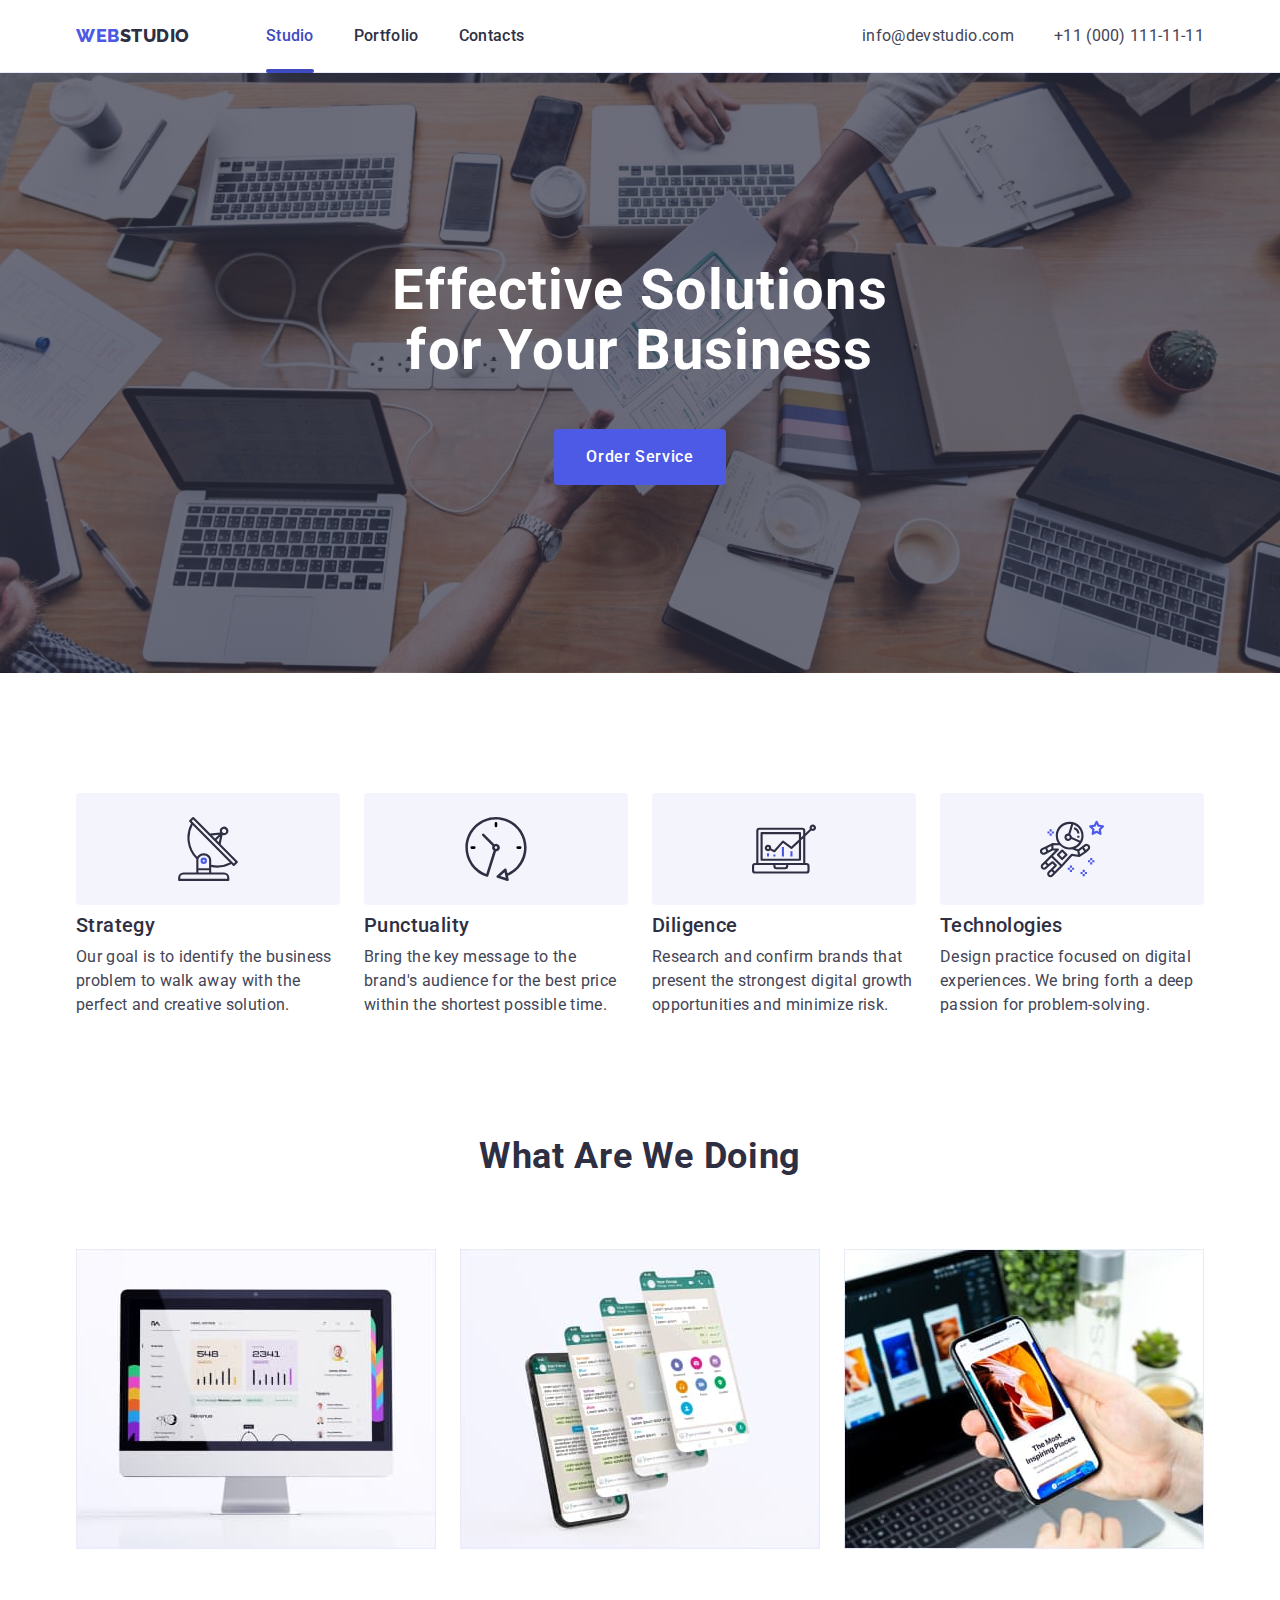
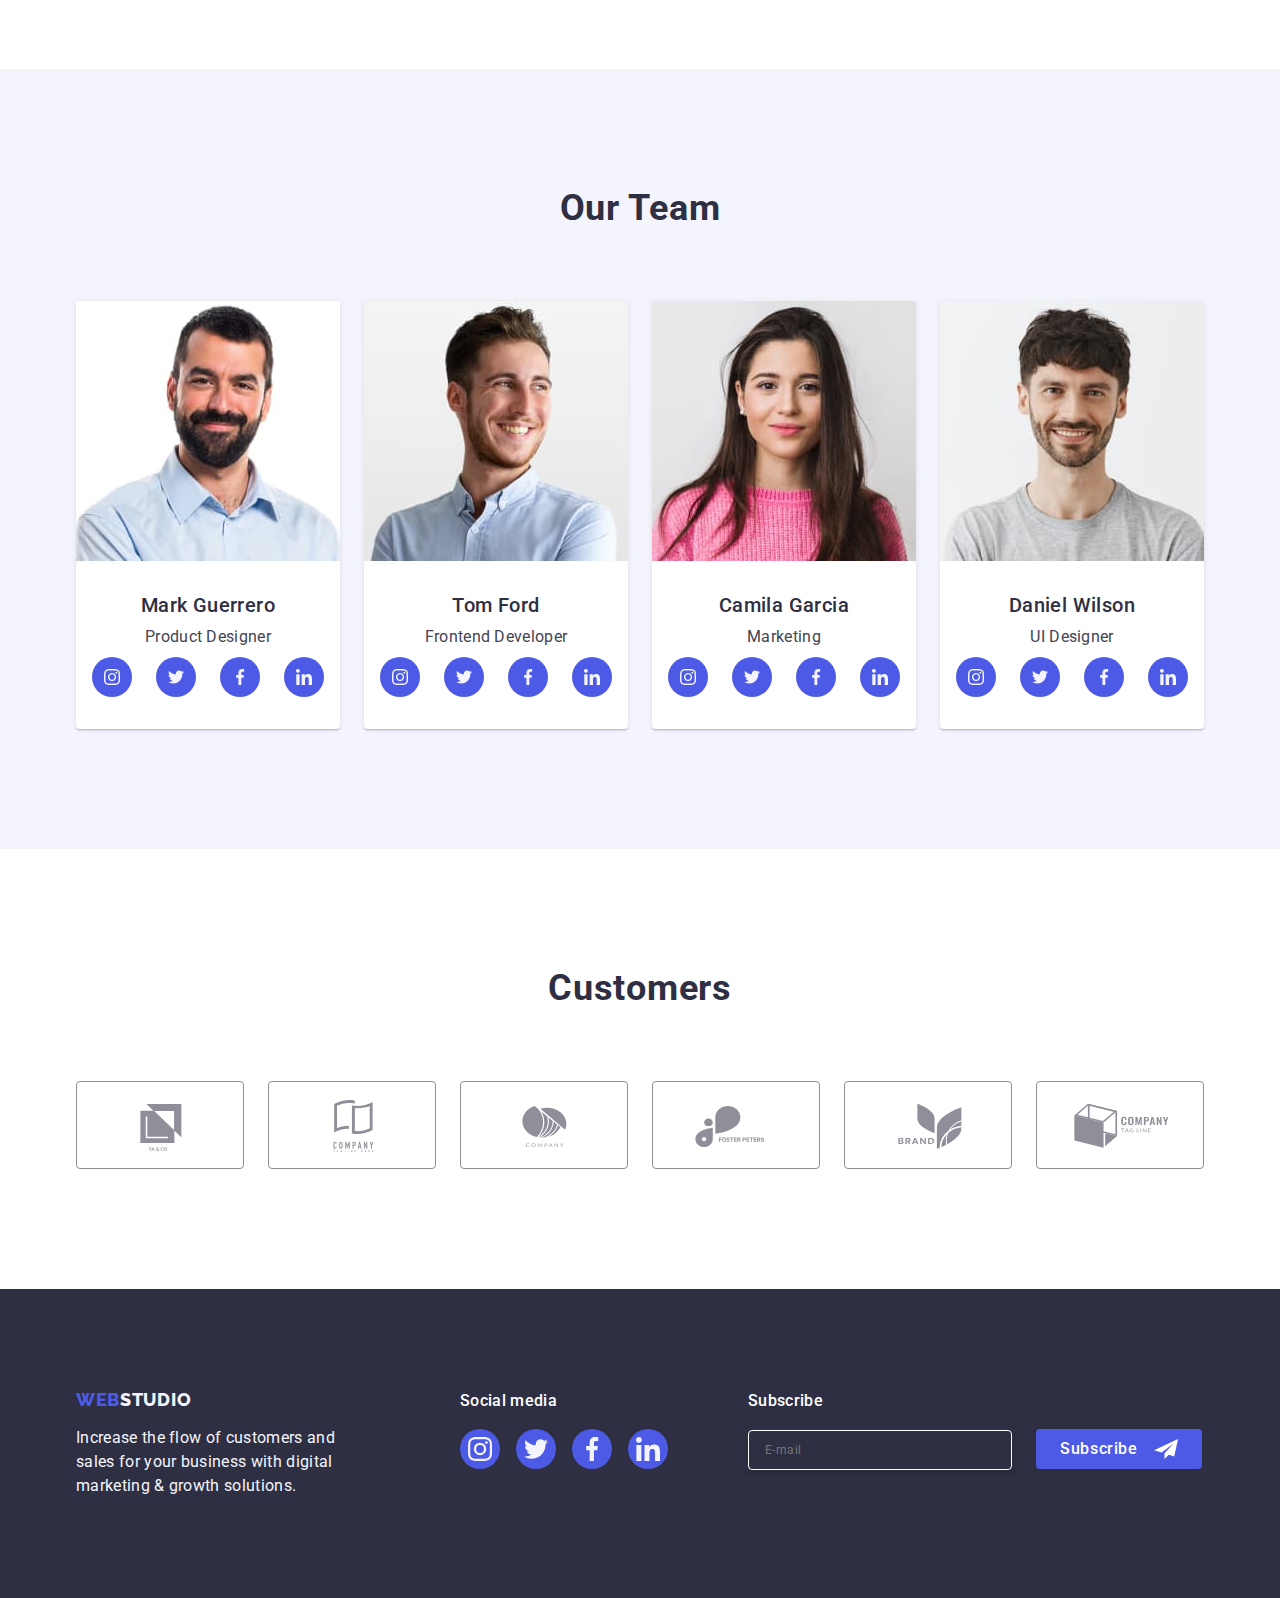
<file: index.html>
<!DOCTYPE html>
<html lang="en">
  <head>
    <meta charset="UTF-8" />
    <meta http-equiv="X-UA-Compatible" content="IE=edge" />
    <meta name="viewport" content="width=device-width, initial-scale=1.0" />
    <link rel="preconnect" href="https://fonts.googleapis.com" />
    <link rel="preconnect" href="https://fonts.gstatic.com" crossorigin />
    <link
      href="https://fonts.googleapis.com/css2?family=Raleway:wght@800&family=Roboto:wght@400;500;700;900&display=swap"
      rel="stylesheet"
    />
    <link
      href="https://cdnjs.cloudflare.com/ajax/libs/modern-normalize/2.0.0/modern-normalize.min.css"
      rel="stylesheet"
    />
    <link rel="stylesheet" href="./css/styles.css" />
    <title>Webstudio</title>
  </head>
  <body>
    <header class="header">
      <div class="container container-header">
        <nav class="navigation">
          <a
            href="./index.html"
            rel="noreferrer noopener nofollow"
            class="logo link"
            >Web<span class="logo-accent">Studio</span></a
          >
          <ul class="navigation-list list">
            <li>
              <a
                class="navigation-link link current"
                href="./index.html"
                target="_blank"
                rel="noreferrer noopener nofollow"
                >Studio</a
              >
            </li>
            <li>
              <a
                class="navigation-link link"
                href="./portfolio.html"
                target="_blank"
                rel="noreferrer noopener nofollow"
                >Portfolio</a
              >
            </li>
            <li>
              <a
                class="navigation-link link"
                href=""
                target="_blank"
                rel="noreferrer noopener nofollow"
                >Contacts</a
              >
            </li>
          </ul>
        </nav>
        <address class="contacts">
          <ul class="contact-list list">
            <li class="contact-item">
              <a class="link" href="mailto:info@devstudio.com"
                >info@devstudio.com</a
              >
            </li>
            <li class="contact-item">
              <a class="link" href="tel:+110001111111">+11 (000) 111-11-11</a>
            </li>
          </ul>
        </address>
      </div>
    </header>
    <main>
      <section class="hero section">
        <div class="container container-hero">
          <h1 class="hero-title">Effective Solutions for Your Business</h1>
          <button class="hero-button" type="button" data-modal-open>
            Order service
          </button>
        </div>
      </section>
      <section class="benefits section">
        <div class="container">
          <h2 class="visually-hidden">Our Benefits</h2>
          <ul class="section-list list">
            <li class="benefits-card">
              <div class="icon-wrapper">
                <svg class="benefits-icon" width="64" height="64">
                  <use href="./images/icons.svg#icon-antenna"></use>
                </svg>
              </div>
              <h3 class="card-title">Strategy</h3>
              <p class="card-text">
                Our goal is to identify the business problem to walk away with
                the perfect and creative solution.
              </p>
            </li>
            <li class="benefits-card">
              <div class="icon-wrapper">
                <svg class="benefits-icon" width="64" height="64">
                  <use href="./images/icons.svg#icon-clock"></use>
                </svg>
              </div>
              <h3 class="card-title">Punctuality</h3>
              <p class="card-text">
                Bring the key message to the brand's audience for the best price
                within the shortest possible time.
              </p>
            </li>
            <li class="benefits-card">
              <div class="icon-wrapper">
                <svg class="benefits-icon" width="64" height="64">
                  <use href="./images/icons.svg#icon-diagram"></use>
                </svg>
              </div>
              <h3 class="card-title">Diligence</h3>
              <p class="card-text">
                Research and confirm brands that present the strongest digital
                growth opportunities and minimize risk.
              </p>
            </li>
            <li class="benefits-card">
              <div class="icon-wrapper">
                <svg class="benefits-icon" width="64" height="64">
                  <use href="./images/icons.svg#icon-astronaut"></use>
                </svg>
              </div>
              <h3 class="card-title">Technologies</h3>
              <p class="card-text">
                Design practice focused on digital experiences. We bring forth a
                deep passion for problem-solving.
              </p>
            </li>
          </ul>
        </div>
      </section>
      <section class="service section">
        <div class="container">
          <h2 class="section-title">What are we doing</h2>
          <ul class="section-list">
            <li class="list-item">
              <img
                src="./images/desktop.jpg"
                alt="white computer display"
                width="360"
              />
            </li>
            <li class="list-item">
              <img src="./images/mobile.jpg" alt="mobile screens" width="360" />
            </li>
            <li class="list-item">
              <img
                src="./images/phone.jpg"
                alt="mobile and laptop screens"
                width="360"
              />
            </li>
          </ul>
        </div>
      </section>
      <section class="team section">
        <div class="container">
          <h2 class="section-title">Our Team</h2>
          <ul class="section-list list">
            <li class="team-card">
              <img
                src="./images/team-1.jpg"
                alt="smiling dark-haired man with a beard (photo)"
                width="264"
              />
              <div class="description-wrapper">
                <h3 class="card-title card-title-team">Mark Guerrero</h3>
                <p class="card-text">Product Designer</p>

                <ul class="social-link-list">
                  <li class="social-list-item">
                    <a class="social-link-item" href="#" aria-label="instagram">
                      <svg class="social-icon" width="16" height="16">
                        <use href="./images/icons.svg#icon-instagram"></use>
                      </svg>
                    </a>
                  </li>
                  <li class="social-list-item">
                    <a class="social-link-item" href="#" aria-label="twitter">
                      <svg class="social-icon" width="16" height="16">
                        <use href="./images/icons.svg#icon-twitter"></use>
                      </svg>
                    </a>
                  </li>
                  <li class="social-list-item">
                    <a class="social-link-item" href="#" aria-label="facebook">
                      <svg class="social-icon" width="16" height="16">
                        <use href="./images/icons.svg#icon-facebook"></use>
                      </svg>
                    </a>
                  </li>
                  <li class="social-list-item">
                    <a class="social-link-item" href="#" aria-label="linkedin">
                      <svg class="social-icon" width="16" height="16">
                        <use href="./images/icons.svg#icon-linkedin"></use>
                      </svg>
                    </a>
                  </li>
                </ul>
              </div>
            </li>
            <li class="team-card">
              <img
                src="./images/team-2.jpg"
                alt="smiling fair-haired young man with a beard (photo)"
                width="264"
              />
              <div class="description-wrapper">
                <h3 class="card-title card-title-team">Tom Ford</h3>
                <p class="card-text">Frontend Developer</p>

                <ul class="social-link-list">
                  <li class="social-list-item">
                    <a class="social-link-item" href="#" aria-label="instagram">
                      <svg class="social-icon" width="16" height="16">
                        <use href="./images/icons.svg#icon-instagram"></use>
                      </svg>
                    </a>
                  </li>
                  <li class="social-list-item">
                    <a class="social-link-item" href="#" aria-label="twitter">
                      <svg class="social-icon" width="16" height="16">
                        <use href="./images/icons.svg#icon-twitter"></use>
                      </svg>
                    </a>
                  </li>
                  <li class="social-list-item">
                    <a class="social-link-item" href="#" aria-label="facebook">
                      <svg class="social-icon" width="16" height="16">
                        <use href="./images/icons.svg#icon-facebook"></use>
                      </svg>
                    </a>
                  </li>
                  <li class="social-list-item">
                    <a class="social-link-item" href="#" aria-label="linkedin">
                      <svg class="social-icon" width="16" height="16">
                        <use href="./images/icons.svg#icon-linkedin"></use>
                      </svg>
                    </a>
                  </li>
                </ul>
              </div>
            </li>
            <li class="team-card">
              <img
                src="./images/team-3.jpg"
                alt="dark-haired young girl (photo)"
                width="264"
              />
              <div class="description-wrapper">
                <h3 class="card-title card-title-team">Camila Garcia</h3>
                <p class="card-text">Marketing</p>

                <ul class="social-link-list">
                  <li class="social-list-item">
                    <a class="social-link-item" href="#" aria-label="instagram">
                      <svg class="social-icon" width="16" height="16">
                        <use href="./images/icons.svg#icon-instagram"></use>
                      </svg>
                    </a>
                  </li>
                  <li class="social-list-item">
                    <a class="social-link-item" href="#" aria-label="twitter">
                      <svg class="social-icon" width="16" height="16">
                        <use href="./images/icons.svg#icon-twitter"></use>
                      </svg>
                    </a>
                  </li>
                  <li class="social-list-item">
                    <a class="social-link-item" href="#" aria-label="facebook">
                      <svg class="social-icon" width="16" height="16">
                        <use href="./images/icons.svg#icon-facebook"></use>
                      </svg>
                    </a>
                  </li>
                  <li class="social-list-item">
                    <a class="social-link-item" href="#" aria-label="linkedin">
                      <svg class="social-icon" width="16" height="16">
                        <use href="./images/icons.svg#icon-linkedin"></use>
                      </svg>
                    </a>
                  </li>
                </ul>
              </div>
            </li>
            <li class="team-card">
              <img
                src="./images/team-4.jpg"
                alt="smiling dark-haired man with a beard (photo)"
                width="264"
              />
              <div class="description-wrapper">
                <h3 class="card-title card-title-team">Daniel Wilson</h3>
                <p class="card-text">UI Designer</p>

                <ul class="social-link-list">
                  <li class="social-list-item">
                    <a class="social-link-item" href="#" aria-label="instagram">
                      <svg class="social-icon" width="16" height="16">
                        <use href="./images/icons.svg#icon-instagram"></use>
                      </svg>
                    </a>
                  </li>
                  <li class="social-list-item">
                    <a class="social-link-item" href="#" aria-label="twitter">
                      <svg class="social-icon" width="16" height="16">
                        <use href="./images/icons.svg#icon-twitter"></use>
                      </svg>
                    </a>
                  </li>
                  <li class="social-list-item">
                    <a class="social-link-item" href="#" aria-label="facebook">
                      <svg class="social-icon" width="16" height="16">
                        <use href="./images/icons.svg#icon-facebook"></use>
                      </svg>
                    </a>
                  </li>
                  <li class="social-list-item">
                    <a class="social-link-item" href="#" aria-label="linkedin">
                      <svg class="social-icon" width="16" height="16">
                        <use href="./images/icons.svg#icon-linkedin"></use>
                      </svg>
                    </a>
                  </li>
                </ul>
              </div>
            </li>
          </ul>
        </div>
      </section>
      <section class="clients section">
        <div class="container">
          <h2 class="section-title">Customers</h2>
          <ul class="section-list">
            <li class="client-list-item">
              <a class="client-link-item" href="#" aria-label="">
                <svg class="client-icon" width="104" height="56">
                  <use href="./images/icons.svg#icon-client-1"></use>
                </svg>
              </a>
            </li>
            <li class="client-list-item">
              <a class="client-link-item" href="#" aria-label="">
                <svg class="client-icon" width="104" height="56">
                  <use href="./images/icons.svg#icon-client-2"></use>
                </svg>
              </a>
            </li>
            <li class="client-list-item">
              <a class="client-link-item" href="#" aria-label="">
                <svg class="client-icon" width="104" height="56">
                  <use href="./images/icons.svg#icon-client-3"></use>
                </svg>
              </a>
            </li>
            <li class="client-list-item">
              <a class="client-link-item" href="#" aria-label="">
                <svg class="client-icon" width="104" height="56">
                  <use href="./images/icons.svg#icon-client-4"></use>
                </svg>
              </a>
            </li>
            <li class="client-list-item">
              <a class="client-link-item" href="#" aria-label="">
                <svg class="client-icon" width="104" height="56">
                  <use href="./images/icons.svg#icon-client-5"></use>
                </svg>
              </a>
            </li>
            <li class="client-list-item">
              <a class="client-link-item" href="#" aria-label="">
                <svg class="client-icon" width="104" height="56">
                  <use href="./images/icons.svg#icon-client-6"></use>
                </svg>
              </a>
            </li>
          </ul>
        </div>
      </section>
    </main>
    <footer class="footer">
      <div class="container container-footer">
        <div class="content-wrapper">
          <a
            href="./index.html"
            rel="noreferrer noopener nofollow"
            class="logo-footer link"
            >Web<span class="logo-invert">Studio</span></a
          >
          <p class="footer-text">
            Increase the flow of customers and sales for your business with
            digital marketing & growth solutions.
          </p>
        </div>
        <div class="socials-wrapper">
          <p class="socials-title">Social media</p>
          <ul class="social-link-list social-list-footer">
            <li class="social-list-item">
              <a class="social-link-item" href="#" aria-label="instagram">
                <svg class="social-icon" width="24" height="24">
                  <use href="./images/icons.svg#icon-instagram"></use>
                </svg>
              </a>
            </li>
            <li class="social-list-item">
              <a class="social-link-item" href="#" aria-label="twitter">
                <svg class="social-icon" width="24" height="24">
                  <use href="./images/icons.svg#icon-twitter"></use>
                </svg>
              </a>
            </li>
            <li class="social-list-item">
              <a class="social-link-item" href="#" aria-label="facebook">
                <svg class="social-icon" width="24" height="24">
                  <use href="./images/icons.svg#icon-facebook"></use>
                </svg>
              </a>
            </li>
            <li class="social-list-item">
              <a class="social-link-item" href="#" aria-label="linkedin">
                <svg class="social-icon" width="24" height="24">
                  <use href="./images/icons.svg#icon-linkedin"></use>
                </svg>
              </a>
            </li>
          </ul>
        </div>
        <div class="footer-form-wrapper">
          <p class="form-heading">Subscribe</p>
          <form class="subscribe-form">
            <label class="subscribe-label">
              <input
                class="subscribe-input"
                type="email"
                name="subscribe-mail"
                placeholder="E-mail"
              />
            </label>
            <button class="subscribe-button" type="submit">
              Subscribe
              <svg class="subscribe-button-icon" width="24" height="24">
                <use href="./images/icons.svg#icon-plane"></use>
              </svg>
            </button>
          </form>
        </div>
      </div>
    </footer>
    <div class="backdrop is-hidden" data-modal>
      <div class="modal">
        <button class="modal-button" type="button" data-modal-close>
          <svg class="modal-button-icon" width="8" height="8">
            <use href="./images/icons.svg#icon-close"></use>
          </svg>
        </button>
        <p class="modal-form-heading">
          Leave your contacts and we will call you back
        </p>
        <form>
          <div class="field-wrapper">
            <label class="form-label" for="user-name">Name</label>
            <div class="input-wrapper">
              <input
                class="form-input"
                type="text"
                name="user-name"
                id="user-name"
                autofocus
              />
              <svg class="form-icon" width="18" height="24">
                <use href="./images/icons.svg#icon-person"></use>
              </svg>
            </div>
          </div>
          <div class="field-wrapper">
            <label class="form-label" for="tel">Phone</label>
            <div class="input-wrapper">
              <input class="form-input" type="tel" name="tel" id="tel" />
              <svg class="form-icon" width="18" height="24">
                <use href="./images/icons.svg#icon-phone"></use>
              </svg>
            </div>
          </div>
          <div class="field-wrapper">
            <label class="form-label" for="mail">Email</label>
            <div class="input-wrapper">
              <input class="form-input" type="email" name="mail" id="mail" />
              <svg class="form-icon" width="18" height="24">
                <use href="./images/icons.svg#icon-email"></use>
              </svg>
            </div>
          </div>
          <div class="field-wrapper-comment">
            <label class="form-label" for="user-comment">Comment</label>
            <textarea
              class="comment-field"
              name="user-comment"
              id="user-comment"
              placeholder="Text input"
            ></textarea>
          </div>
          <div class="field-wrapper-agreement">
            <input
              class="checkbox visually-hidden"
              type="checkbox"
              name="user-privacy"
              id="user-privacy"
              value="true"
            />
            <label class="agreement" for="user-privacy">
              <span class="checkbox-span">
                <svg class="checkbox-icon" width="10" height="8">
                  <use href="./images/icons.svg#icon-checkmark"></use>
                </svg>
              </span>
              I accept the terms and conditions of the&nbsp;
              <a class="conditions-link" href=""> Privacy Policy</a>
            </label>
          </div>
          <button class="form-button" type="submit">Send</button>
        </form>
      </div>
    </div>
    <script src="./js/modal.js"></script>
  </body>
</html>
</file>
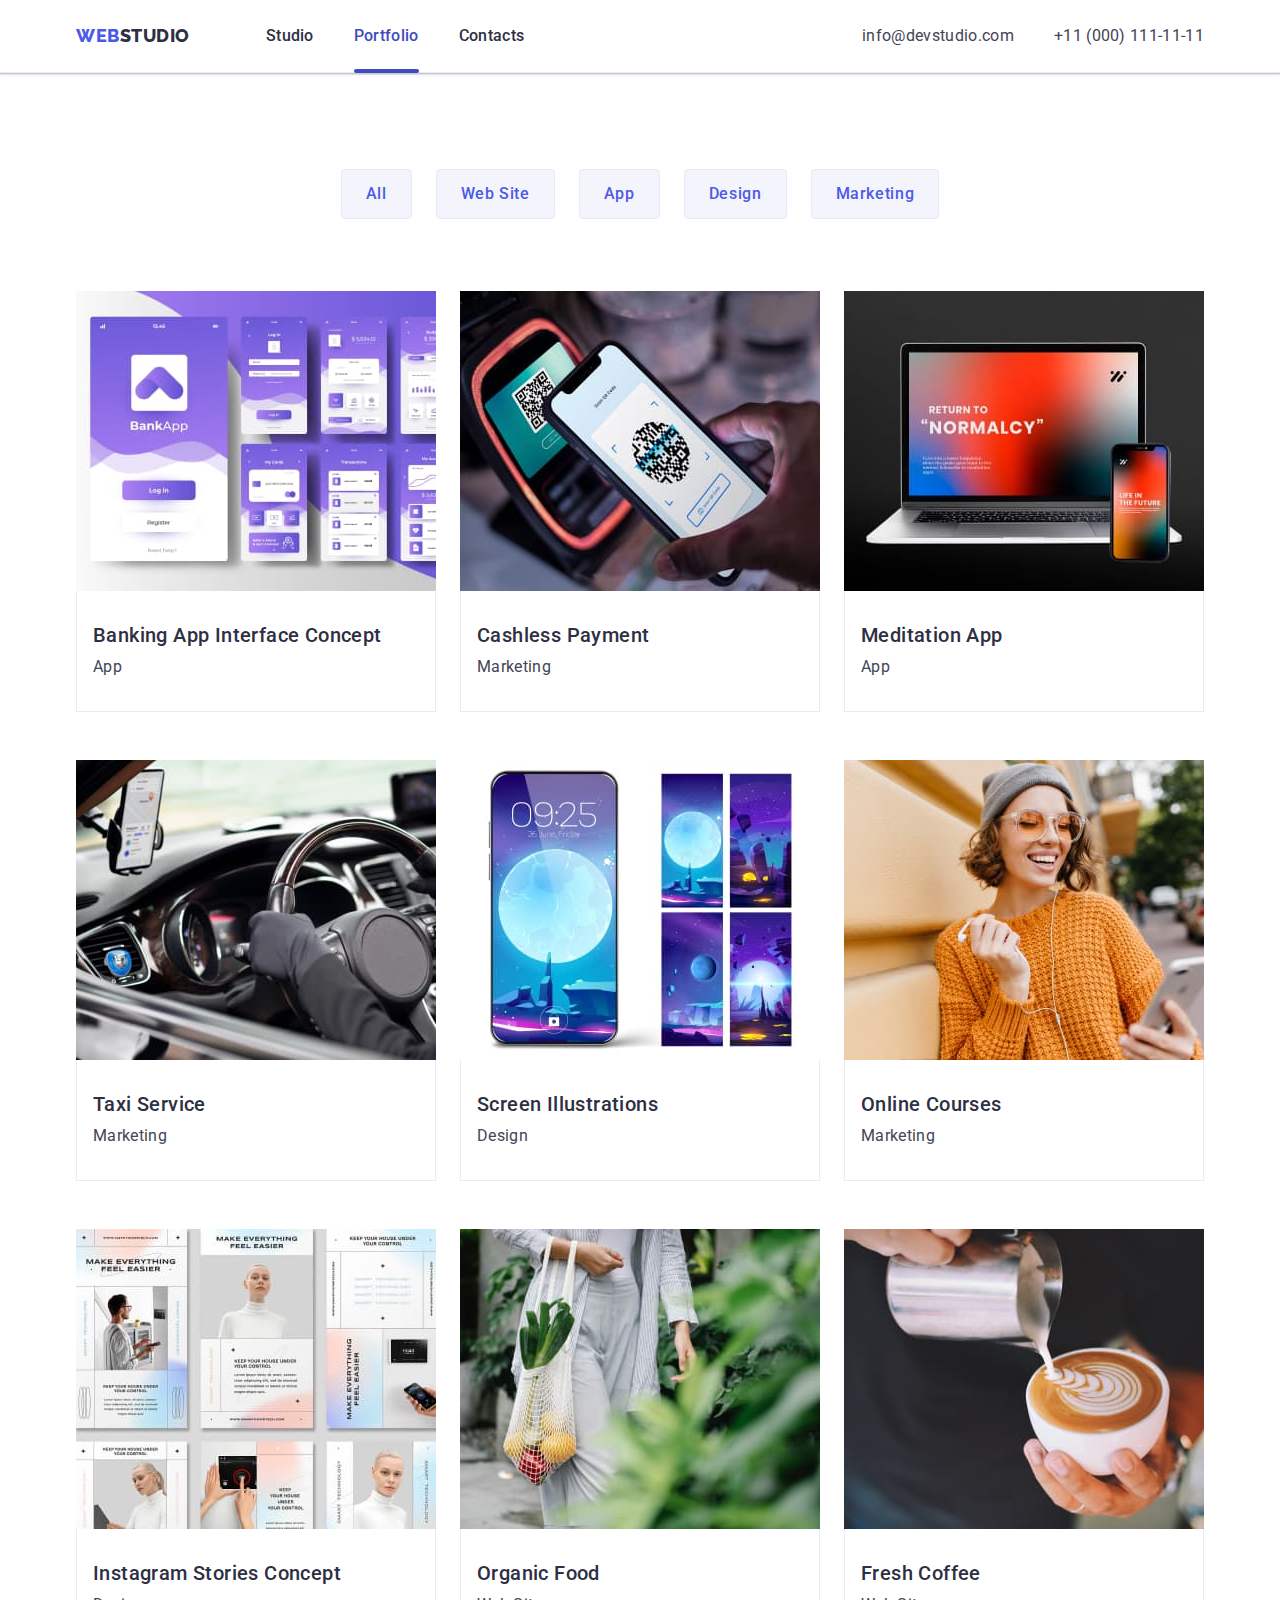
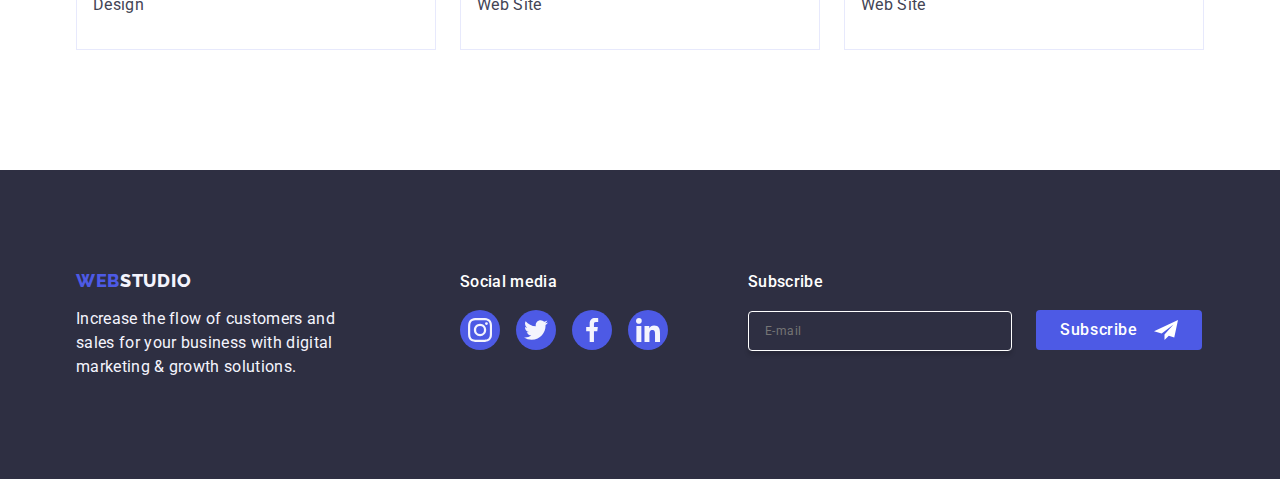
<file: portfolio.html>
<!DOCTYPE html>
<html lang="en">
  <head>
    <meta charset="UTF-8" />
    <meta name="viewport" content="width=device-width, initial-scale=1.0" />
    <link rel="preconnect" href="https://fonts.googleapis.com" />
    <link rel="preconnect" href="https://fonts.gstatic.com" crossorigin />
    <link
      href="https://fonts.googleapis.com/css2?family=Raleway:wght@800&family=Roboto:wght@400;500;700;900&display=swap"
      rel="stylesheet"
    />
    <link
      href="https://cdnjs.cloudflare.com/ajax/libs/modern-normalize/2.0.0/modern-normalize.min.css"
      rel="stylesheet"
    />
    <link rel="stylesheet" href="./css/styles.css" />
    <title>Portfolio</title>
  </head>
  <body>
    <header class="header">
      <div class="container container-header">
        <nav class="navigation">
          <a
            href="./index.html"
            rel="noreferrer noopener nofollow"
            class="logo link"
            >Web<span class="logo-accent">Studio</span></a
          >
          <ul class="navigation-list list">
            <li>
              <a
                class="navigation-link link"
                href="./index.html"
                target="_blank"
                rel="noreferrer noopener nofollow"
                >Studio</a
              >
            </li>
            <li>
              <a
                class="navigation-link link current"
                href="./portfolio.html"
                target="_blank"
                rel="noreferrer noopener nofollow"
                >Portfolio</a
              >
            </li>
            <li>
              <a
                class="navigation-link link"
                href=""
                target="_blank"
                rel="noreferrer noopener nofollow"
                >Contacts</a
              >
            </li>
          </ul>
        </nav>
        <address class="contacts">
          <ul class="contact-list list">
            <li class="contact-item">
              <a class="link" href="mailto:info@devstudio.com"
                >info@devstudio.com</a
              >
            </li>
            <li class="contact-item">
              <a class="link" href="tel:+110001111111">+11 (000) 111-11-11</a>
            </li>
          </ul>
        </address>
      </div>
    </header>
    <main>
      <section class="portfolio section">
        <div class="container">
          <h1 class="visually-hidden">Gallery</h1>
          <ul class="section-list filter-list list">
            <li><button class="filter-button" type="button">All</button></li>
            <li>
              <button class="filter-button" type="button">Web Site</button>
            </li>
            <li><button class="filter-button" type="button">App</button></li>
            <li><button class="filter-button" type="button">Design</button></li>
            <li>
              <button class="filter-button" type="button">Marketing</button>
            </li>
          </ul>
          <ul class="section-list gallery-list list">
            <li class="gallery-item">
              <a class="card-link link" href="">
                <div class="image-wrapper">
                  <img
                    src="./images/portfolio1.jpg"
                    alt="mobile app screens"
                    width="360"
                    height="300"
                  />

                  <p class="portfolio-overlay">
                    14 Stylish and User-Friendly App Design Concepts · Task
                    Manager App · Calorie Tracker App · Exotic Fruit Ecommerce
                    App · Cloud Storage App
                  </p>
                </div>
                <div class="description-wrapper-portfolio">
                  <h2 class="card-title">Banking App Interface Concept</h2>
                  <p class="card-text">App</p>
                </div>
              </a>
            </li>
            <li class="gallery-item">
              <a class="card-link link" href="">
                <div class="image-wrapper">
                  <img
                    src="./images/portfolio2.jpg"
                    alt="mobile phones"
                    width="360"
                    height="300"
                  />

                  <p class="portfolio-overlay">
                    14 Stylish and User-Friendly App Design Concepts · Task
                    Manager App · Calorie Tracker App · Exotic Fruit Ecommerce
                    App · Cloud Storage App
                  </p>
                </div>
                <div class="description-wrapper-portfolio">
                  <h2 class="card-title">Cashless Payment</h2>
                  <p class="card-text">Marketing</p>
                </div>
              </a>
            </li>
            <li class="gallery-item">
              <a class="card-link link" href="">
                <div class="image-wrapper">
                  <img
                    src="./images/portfolio3.jpg"
                    alt="laptop and mobile phone"
                    width="360"
                    height="300"
                  />

                  <p class="portfolio-overlay">
                    14 Stylish and User-Friendly App Design Concepts · Task
                    Manager App · Calorie Tracker App · Exotic Fruit Ecommerce
                    App · Cloud Storage App
                  </p>
                </div>
                <div class="description-wrapper-portfolio">
                  <h2 class="card-title">Meditation App</h2>
                  <p class="card-text">App</p>
                </div>
              </a>
            </li>
            <li class="gallery-item">
              <a class="card-link link" href="">
                <div class="image-wrapper">
                  <img
                    src="./images/portfolio4.jpg"
                    alt="a person driving a car"
                    width="360"
                    height="300"
                  />

                  <p class="portfolio-overlay">
                    14 Stylish and User-Friendly App Design Concepts · Task
                    Manager App · Calorie Tracker App · Exotic Fruit Ecommerce
                    App · Cloud Storage App
                  </p>
                </div>
                <div class="description-wrapper-portfolio">
                  <h2 class="card-title">Taxi Service</h2>
                  <p class="card-text">Marketing</p>
                </div>
              </a>
            </li>
            <li class="gallery-item">
              <a class="card-link link" href="">
                <div class="image-wrapper">
                  <img
                    src="./images/portfolio5.jpg"
                    alt="designed mobile phone screens"
                    width="360"
                    height="300"
                  />

                  <p class="portfolio-overlay">
                    14 Stylish and User-Friendly App Design Concepts · Task
                    Manager App · Calorie Tracker App · Exotic Fruit Ecommerce
                    App · Cloud Storage App
                  </p>
                </div>
                <div class="description-wrapper-portfolio">
                  <h2 class="card-title">Screen Illustrations</h2>
                  <p class="card-text">Design</p>
                </div>
              </a>
            </li>
            <li class="gallery-item">
              <a class="card-link link" href="">
                <div class="image-wrapper">
                  <img
                    src="./images/portfolio6.jpg"
                    alt="smiling girl with mobile phone and headphones"
                    width="360"
                    height="300"
                  />

                  <p class="portfolio-overlay">
                    14 Stylish and User-Friendly App Design Concepts · Task
                    Manager App · Calorie Tracker App · Exotic Fruit Ecommerce
                    App · Cloud Storage App
                  </p>
                </div>
                <div class="description-wrapper-portfolio">
                  <h2 class="card-title">Online Courses</h2>
                  <p class="card-text">Marketing</p>
                </div>
              </a>
            </li>
            <li class="gallery-item">
              <a class="card-link link" href="">
                <div class="image-wrapper">
                  <img
                    src="./images/portfolio7.jpg"
                    alt="designed screens"
                    width="360"
                    height="300"
                  />

                  <p class="portfolio-overlay">
                    14 Stylish and User-Friendly App Design Concepts · Task
                    Manager App · Calorie Tracker App · Exotic Fruit Ecommerce
                    App · Cloud Storage App
                  </p>
                </div>
                <div class="description-wrapper-portfolio">
                  <h2 class="card-title">Instagram Stories Concept</h2>
                  <p class="card-text">Design</p>
                </div>
              </a>
            </li>
            <li class="gallery-item">
              <a class="card-link link" href="">
                <div class="image-wrapper">
                  <img
                    src="./images/portfolio8.jpg"
                    alt="woman with a bag of fruit"
                    width="360"
                    height="300"
                  />

                  <p class="portfolio-overlay">
                    14 Stylish and User-Friendly App Design Concepts · Task
                    Manager App · Calorie Tracker App · Exotic Fruit Ecommerce
                    App · Cloud Storage App
                  </p>
                </div>
                <div class="description-wrapper-portfolio">
                  <h2 class="card-title">Organic Food</h2>
                  <p class="card-text">Web Site</p>
                </div>
              </a>
            </li>
            <li class="gallery-item">
              <a class="card-link link" href="">
                <div class="image-wrapper">
                  <img
                    src="./images/portfolio9.jpg"
                    alt="the man decorates the coffee"
                    width="360"
                    height="300"
                  />

                  <p class="portfolio-overlay">
                    14 Stylish and User-Friendly App Design Concepts · Task
                    Manager App · Calorie Tracker App · Exotic Fruit Ecommerce
                    App · Cloud Storage App
                  </p>
                </div>
                <div class="description-wrapper-portfolio">
                  <h2 class="card-title">Fresh Coffee</h2>
                  <p class="card-text">Web Site</p>
                </div>
              </a>
            </li>
          </ul>
        </div>
      </section>
    </main>
    <footer class="footer">
      <div class="container container-footer">
        <div class="content-wrapper">
          <a
            href="./index.html"
            rel="noreferrer noopener nofollow"
            class="logo-footer link"
            >Web<span class="logo-invert">Studio</span></a
          >
          <p class="footer-text">
            Increase the flow of customers and sales for your business with
            digital marketing & growth solutions.
          </p>
        </div>
        <div class="socials-wrapper">
          <p class="socials-title">Social media</p>
          <ul class="social-link-list social-list-footer">
            <li class="social-list-item">
              <a class="social-link-item" href="#" aria-label="instagram">
                <svg class="social-icon" width="24" height="24">
                  <use href="./images/icons.svg#icon-instagram"></use>
                </svg>
              </a>
            </li>
            <li class="social-list-item">
              <a class="social-link-item" href="#" aria-label="twitter">
                <svg class="social-icon" width="24" height="24">
                  <use href="./images/icons.svg#icon-twitter"></use>
                </svg>
              </a>
            </li>
            <li class="social-list-item">
              <a class="social-link-item" href="#" aria-label="facebook">
                <svg class="social-icon" width="24" height="24">
                  <use href="./images/icons.svg#icon-facebook"></use>
                </svg>
              </a>
            </li>
            <li class="social-list-item">
              <a class="social-link-item" href="#" aria-label="linkedin">
                <svg class="social-icon" width="24" height="24">
                  <use href="./images/icons.svg#icon-linkedin"></use>
                </svg>
              </a>
            </li>
          </ul>
        </div>
        <div class="footer-form-wrapper">
          <p class="form-heading">Subscribe</p>
          <form class="subscribe-form">
            <label class="subscribe-label">
              <input
                class="subscribe-input"
                type="email"
                name="subscribe-mail"
                placeholder="E-mail"
              />
            </label>
            <button class="subscribe-button" type="submit">
              Subscribe
              <svg class="subscribe-button-icon" width="24" height="24">
                <use href="./images/icons.svg#icon-plane"></use>
              </svg>
            </button>
          </form>
        </div>
      </div>
    </footer>
  </body>
</html>
</file>
<file: css/styles.css>
:root {
  --primary-brand: #4d5ae5;
  --hover-brand: #404bbf;
  --dark: #2e2f42;
  --semi-dark: #434455;
  --modal-form: #8e8f99;
  --light: #f4f4fd;
  --main-light: #ffffff;
  --accent: #e7e9fc;
  --font-primary: "Roboto", sans-serif;
  --font-logo: "Raleway", sans-serif;
  --text-regular: 400;
  --text-medium: 500;
  --text-bold: 700;
  --text-extrabold: 800;
  --text-black: 900;
  --title: 56px;
  --subtitle: 36px;
  --subsection-title: 20px;
  --text: 16px;
  --logo: 18px;
  --medium-text: 14px;
  --small-text: 12px;
}
body {
  background-color: var(--main-light);
  color: var(--semi-dark);
  font-family: var(--font-primary);
  font-weight: var(--text-regular);
  font-size: var(--text);
  letter-spacing: 0.03em;
  line-height: 1.5;
}
h1,
h2,
h3,
h4,
h5,
h6 {
  margin: 0;
  padding: 0;
}
p {
  margin: 0;
  padding: 0;
}
ul {
  margin: 0;
  padding: 0;
  list-style-type: none;
}
img {
  display: block;
}
a,
.link {
  text-decoration: none;
  color: var(--semi-dark);
}
.visually-hidden {
  position: absolute;
  width: 1px;
  height: 1px;
  margin: -1px;
  border: 0;
  padding: 0;
  white-space: nowrap;
  clip-path: inset(100%);
  clip: rect(0 0 0 0);
  overflow: hidden;
}
.list {
  list-style-type: none;
}
.container {
  max-width: 1158px;
  padding: 0 15px;
  margin: 0 auto;
}
.header {
  border-bottom: 1px solid var(--accent);
  box-shadow: 0px 1px 6px 0px rgba(46, 47, 66, 0.08),
    0px 1px 1px 0px rgba(46, 47, 66, 0.16),
    0px 2px 1px 0px rgba(46, 47, 66, 0.08);
}
.container-header {
  display: flex;
  justify-content: space-between;
  align-items: center;
}
.navigation {
  display: flex;
  align-items: center;
}
.logo {
  margin-right: 76px;
  color: var(--primary-brand);
  font-family: var(--font-logo);
  font-weight: var(--text-extrabold);
  font-size: var(--logo);
  letter-spacing: 0.03em;
  line-height: 1.17;
  text-transform: uppercase;
}
.logo-accent {
  color: var(--dark);
}
.navigation-list {
  display: flex;
  gap: 40px;
}
.navigation-link {
  display: block;
  padding: 24px 0;
  color: var(--dark);
  font-weight: var(--text-medium);
  letter-spacing: 0.02em;
  transition: color 250ms cubic-bezier(0.4, 0, 0.2, 1);
}
.navigation-link:hover,
.navigation-link:focus {
  color: var(--hover-brand);
}
.current {
  position: relative;
  color: var(--hover-brand);
}
.current::after {
  position: absolute;
  left: 0;
  bottom: -1px;
  content: "";
  width: 100%;
  height: 4px;
  border-radius: 2px;
  background-color: var(--hover-brand);
}
.contacts {
  font-style: normal;
}
.contact-list {
  display: flex;
  gap: 40px;
}
.contact-item > a {
  transition: color 250ms cubic-bezier(0.4, 0, 0.2, 1);
  letter-spacing: 0.02em;
}
.contact-item > a:hover,
.contact-item > a:focus {
  color: var(--hover-brand);
}
.section {
  padding: 120px 0;
}
.hero {
  max-width: 1440px;
  padding: 188px 0;
  margin: 0 auto;
  background-color: var(--dark);
  background-image: linear-gradient(
      rgba(46, 47, 66, 0.7),
      rgba(46, 47, 66, 0.7)
    ),
    url(../images/hero.jpg);
  background-repeat: no-repeat;
  background-position: center;
  background-size: cover;
  color: var(--main-light);
}
.container-hero {
  text-align: center;
}
.hero-title {
  max-width: 496px;
  margin: 0 auto 48px;
  font-size: var(--title);
  line-height: 1.07;
  text-align: center;
  letter-spacing: 0.02em;
}
.hero-button {
  display: block;
  margin: 0 auto;
  min-width: 169px;
  padding: 16px 32px;
  background-color: var(--primary-brand);
  border: none;
  border-radius: 4px;
  color: var(--main-light);
  font-family: var(--font-primary);
  font-weight: var(--text-medium);
  font-size: var(--text);
  line-height: 1.5;
  letter-spacing: 0.04em;
  text-transform: capitalize;
  cursor: pointer;
  transition: background-color 250ms cubic-bezier(0.4, 0, 0.2, 1);
}
.hero-button:hover,
.hero-button:focus {
  background-color: var(--hover-brand);
}
.section-list {
  display: flex;
  gap: 24px;
}
.benefits-card {
  flex-basis: calc((100% - 72px) / 4);
}
.icon-wrapper {
  display: flex;
  justify-content: center;
  align-items: center;
  height: 112px;
  background-color: var(--light);
  border-radius: 4px;
  margin-bottom: 8px;
}
.card-title {
  margin-bottom: 8px;
  color: var(--dark);
  font-weight: var(--text-medium);
  font-size: var(--subsection-title);
  line-height: 1.2;
  letter-spacing: 0.02em;
}
.card-text {
  letter-spacing: 0.02em;
}
.section-title {
  margin-bottom: 72px;
  color: var(--dark);
  font-size: var(--subtitle);
  line-height: 1.11;
  letter-spacing: 0.02em;
  text-align: center;
  text-transform: capitalize;
}
.service {
  padding: 0 0 120px 0;
}
.team {
  padding: 120px 0;
  background-color: var(--light);
}
.team-card {
  background-color: var(--main-light);
  box-shadow: 0px 2px 1px 0px rgba(46, 47, 66, 0.08),
    0px 1px 1px 0px rgba(46, 47, 66, 0.16),
    0px 1px 6px 0px rgba(46, 47, 66, 0.08);
  border-radius: 0px 0px 4px 4px;
}
.description-wrapper {
  display: flex;
  flex-direction: column;
  gap: 8px;
  padding: 32px 0;
  text-align: center;
}
.card-title-team {
  margin-bottom: 0;
}
.social-link-list {
  display: flex;
  justify-content: center;
  gap: 24px;
}
.social-link-item {
  display: flex;
  justify-content: center;
  align-items: center;
  width: 40px;
  height: 40px;
  border-radius: 50%;
  color: var(--light);
  background-color: var(--primary-brand);
  transition: background-color 250ms cubic-bezier(0.4, 0, 0.2, 1);
}
.social-link-item:hover,
.social-link-item:focus {
  background-color: var(--hover-brand);
}
.footer .social-link-item:hover,
footer .social-link-item:focus {
  background-color: #31d0aa;
}
.social-icon {
  fill: currentColor;
}
.client-link-item {
  display: flex;
  justify-content: center;
  align-items: center;
  width: 168px;
  height: 88px;
  border-radius: 4px;
  border: 1px solid #8e8f99;
  color: #8e8f99;
  transition: border-color 250ms cubic-bezier(0.4, 0, 0.2, 1),
    color 250ms cubic-bezier(0.4, 0, 0.2, 1);
}
.client-link-item:hover,
.client-link-item:focus {
  border-color: var(--hover-brand);
  color: var(--hover-brand);
}
.client-icon {
  fill: currentColor;
}
.footer {
  display: flex;
  padding: 100px 0;
  background-color: var(--dark);
  color: var(--main-light);
}
.container-footer {
  display: flex;
  align-items: baseline;
  width: 1158px;
}
.content-wrapper {
  margin-right: 120px;
}
.logo-footer {
  display: inline-block;
  margin-bottom: 16px;
  color: var(--primary-brand);
  font-family: var(--font-logo);
  font-weight: var(--text-extrabold);
  font-size: var(--logo);
  letter-spacing: 0.03em;
  line-height: 1.17;
  text-transform: uppercase;
}
.logo-invert {
  color: var(--light);
  font-family: var(--font-logo);
  font-size: var(--logo);
  letter-spacing: 0.05em;
  line-height: 1.17;
  text-transform: uppercase;
}
.footer-text {
  width: 264px;
  color: var(--light);
  letter-spacing: 0.02em;
}
.socials-wrapper {
  margin-right: 80px;
}
.socials-title {
  margin-bottom: 16px;
  color: var(--main-light);
  font-weight: var(--text-medium);
  font-size: var(--text);
  line-height: 1.5;
  letter-spacing: 0.02em;
}
.social-list-footer {
  gap: 16px;
}
.form-heading {
  margin-bottom: 16px;
  color: var(--main-light);
  font-weight: var(--text-medium);
  letter-spacing: 0.02em;
  line-height: 1.5;
}
.subscribe-form {
  display: flex;
  align-items: baseline;
  gap: 24px;
}
.subscribe-input {
  padding: 8px 16px;
  width: 264px;
  height: 40px;
  border-radius: 4px;
  border: 1px solid var(--main-light);
  box-shadow: 0px 4px 4px 0px rgba(0, 0, 0, 0.15);
  background-color: transparent;
  color: var(--main-light);
  font-size: var(--small-text);
  line-height: 1.5;
  letter-spacing: 0.48px;
}
.subscribe-button {
  display: inline-flex;
  justify-content: center;
  align-items: center;
  min-width: 165px;
  padding: 8px 24px;
  background-color: var(--primary-brand);
  color: var(--main-light);
  border: none;
  border-radius: 4px;
  font-weight: var(--text-medium);
  font-size: var(--text);
  line-height: 1.5;
  letter-spacing: 0.64px;
  transition: background-color 250ms cubic-bezier(0.4, 0, 0.2, 1);
  cursor: pointer;
}
.subscribe-button:hover,
.subscribe-button:focus,
.subscribe-button:active {
  background-color: var(--hover-brand);
}
.subscribe-button-icon {
  margin-left: 16px;
  fill: currentColor;
}
.portfolio {
  padding: 96px 0 120px;
}
.filter-list {
  justify-content: center;
  margin-bottom: 72px;
}
.filter-button {
  padding: 12px 24px;
  border: 1px solid var(--accent);
  border-radius: 4px;
  background-color: var(--light);
  color: var(--primary-brand);
  font-family: var(--font-primary);
  font-weight: var(--text-medium);
  font-size: var(--text);
  letter-spacing: 0.04em;
  line-height: 1.5;
  text-transform: capitalize;
  cursor: pointer;
  transition: color 250ms cubic-bezier(0.4, 0, 0.2, 1),
    background-color 250ms cubic-bezier(0.4, 0, 0.2, 1),
    border-color 250ms cubic-bezier(0.4, 0, 0.2, 1),
    box-shadow 250ms cubic-bezier(0.4, 0, 0.2, 1);
}
.filter-button:hover,
.filter-button:focus,
.filter-button:active {
  border: 1px solid transparent;
  background-color: var(--hover-brand);
  box-shadow: 0px 2px 2px 0px rgba(0, 0, 0, 0.12),
    0px 2px 1px 0px rgba(0, 0, 0, 0.08), 0px 3px 1px 0px rgba(0, 0, 0, 0.1);
  color: var(--main-light);
}
.gallery-list {
  flex-wrap: wrap;
  row-gap: 48px;
}
.image-wrapper {
  position: relative;
  overflow: hidden;
}
.portfolio-overlay {
  position: absolute;
  top: 0;
  left: 0;
  width: 100%;
  height: 100%;
  padding: 40px 32px;
  background-color: var(--primary-brand);
  color: var(--light);
  font-size: var(--text);
  line-height: 1.5;
  letter-spacing: 0.02em;
  transform: translateY(100%);
  transition: transform 250ms cubic-bezier(0.4, 0, 0.2, 1);
}
.description-wrapper-portfolio {
  padding: 32px 16px;
  text-align: start;
  border: 1px solid var(--accent);
  border-top: none;
}
.card-link {
  display: block;
  transition: box-shadow 250ms cubic-bezier(0.4, 0, 0.2, 1);
}
.card-link:hover,
.card-link:focus,
.card-link:active {
  box-shadow: 0px 2px 1px 0px rgba(46, 47, 66, 0.08),
    0px 1px 1px 0px rgba(46, 47, 66, 0.16),
    0px 1px 6px 0px rgba(46, 47, 66, 0.08);
}
.card-link:hover .portfolio-overlay {
  transform: translateY(0%);
}
.card-link:focus .portfolio-overlay {
  transform: translateY(0%);
}
.backdrop {
  position: fixed;
  top: 0;
  left: 0;
  width: 100%;
  height: 100%;
  background: rgba(46, 47, 66, 0.4);
  opacity: 1;
  transition: opacity 250ms cubic-bezier(0.4, 0, 0.2, 1),
    visibility 250ms cubic-bezier(0.4, 0, 0.2, 1);
}
.is-hidden {
  visibility: hidden;
  opacity: 0;
  pointer-events: none;
}
.backdrop.is-hidden .modal {
  transform: translate(-50%, -50%) scale(0.8);
}
.modal {
  position: absolute;
  top: 50%;
  left: 50%;
  transform: translate(-50%, -50%) scale(1);
  width: 408px;
  min-height: 584px;
  padding: 72px 24px 24px 24px;
  background-color: #fcfcfc;
  box-shadow: 0px 2px 1px 0px rgba(0, 0, 0, 0.2),
    0px 1px 3px 0px rgba(0, 0, 0, 0.12), 0px 1px 1px 0px rgba(0, 0, 0, 0.14);
  border-radius: 4px;
  transition: transform 250ms cubic-bezier(0.4, 0, 0.2, 1);
}
.modal-button {
  display: flex;
  justify-content: center;
  align-items: center;
  position: absolute;
  top: 24px;
  right: 24px;
  width: 24px;
  height: 24px;
  padding: 0;
  color: var(--dark);
  background-color: var(--accent);
  border: 1px solid rgba(0, 0, 0, 0.1);
  border-radius: 50%;
  cursor: pointer;
  transition: background-color 250ms cubic-bezier(0.4, 0, 0.2, 1),
    border 250ms cubic-bezier(0.4, 0, 0.2, 1);
}
.modal-button:hover,
.modal-button:focus {
  background-color: var(--hover-brand);
  border: none;
}
.modal-button:hover .modal-button-icon,
.modal-button:focus .modal-button-icon {
  fill: var(--main-light);
}
.modal-button-icon {
  width: 8px;
  height: 8px;
  fill: currentColor;
  transition: fill 250ms cubic-bezier(0.4, 0, 0.2, 1);
}
.modal-form-heading {
  margin-bottom: 16px;
  text-align: center;
  color: var(--dark);
  font-weight: var(--text-medium);
  line-height: 1.5;
  letter-spacing: 0.02em;
}
.field-wrapper {
  margin-bottom: 8px;
}
.form-label {
  display: block;
  margin-bottom: 4px;
  color: var(--modal-form);
  font-size: var(--small-text);
  line-height: 1.17;
  letter-spacing: 0.04em;
}
.input-wrapper {
  position: relative;
}
.form-input {
  width: 100%;
  height: 40px;
  border: 1px solid rgba(46, 47, 66, 0.4);
  border-radius: 4px;
  background-color: transparent;
  padding-left: 38px;
  outline: transparent;
  cursor: pointer;
  transition: border-color 250ms cubic-bezier(0.4, 0, 0.2, 1);
}
.form-input:hover,
.form-input:focus {
  border-color: var(--primary-brand);
}
.form-input:hover + .form-icon {
  fill: var(--primary-brand);
}
.form-input:focus + .form-icon {
  fill: var(--primary-brand);
}
.form-icon {
  position: absolute;
  top: 50%;
  left: 16px;
  fill: currentColor;
  transform: translateY(-50%);
  transition: fill 250ms cubic-bezier(0.4, 0, 0.2, 1);
}
.field-wrapper-comment {
  margin-bottom: 16px;
}
.comment-field {
  width: 100%;
  height: 120px;
  resize: none;
  padding: 8px 16px;
  border: 1px solid rgba(46, 47, 66, 0.4);
  outline: transparent;
  border-radius: 4px;
  cursor: pointer;
  background-color: transparent;
  color: rgba(46, 47, 66, 0.4);
  font-size: var(--small-text);
  line-height: 1.17;
  letter-spacing: 0.04em;
  transition: border-color 250ms cubic-bezier(0.4, 0, 0.2, 1);
}
.comment-field:hover,
.comment-field:focus {
  border-color: var(--primary-brand);
}
.field-wrapper-agreement {
  margin-bottom: 24px;
}
.agreement {
  position: relative;  
  display: block;
  align-items: center;
  color: var(--modal-form);
  font-size: var(--small-text);
  line-height: 1.17;
  letter-spacing: 0.04em;
}

.checkbox-span {
  display: inline-flex;
  align-items: center;
  justify-content: center;  
  fill: transparent;
  width: 16px;
  height: 16px;
  cursor: pointer;
  border-radius: 2px;
  border: 1px solid rgba(46, 47, 66, 0.4);
  transition: background-color 250ms cubic-bezier(0.4, 0, 0.2, 1),
    border 250ms cubic-bezier(0.4, 0, 0.2, 1),
    fill 250ms cubic-bezier(0.4, 0, 0.2, 1);
  
}
.checkbox:checked + .agreement > .checkbox-span {
  fill: var(--light);
  background-color: var(--hover-brand);
  border: none;
}
.conditions-link {
  display: block;
  color: var(--primary-brand);
  letter-spacing: 0.48px;
  text-decoration: underline;
}

.form-button {
  display: block;
  margin: 0 auto;
  padding: 16px 32px;
  min-width: 169px;
  height: 56px;
  background-color: var(--primary-brand);
  color: var(--main-light);
  border: none;
  border-radius: 4px;
  box-shadow: 0px 4px 4px 0px rgba(0, 0, 0, 0.15);
  font-family: "Roboto", sans-serif;
  font-weight: var(--text-medium);
  font-size: var(--text);
  line-height: 1.5;
  letter-spacing: 0.04em;
  cursor: pointer;
  transition: background-color 250ms cubic-bezier(0.4, 0, 0.2, 1);
}
.form-button:hover,
.form-button:focus,
.form-button:active {
  background-color: var(--hover-brand);
}
</file>
